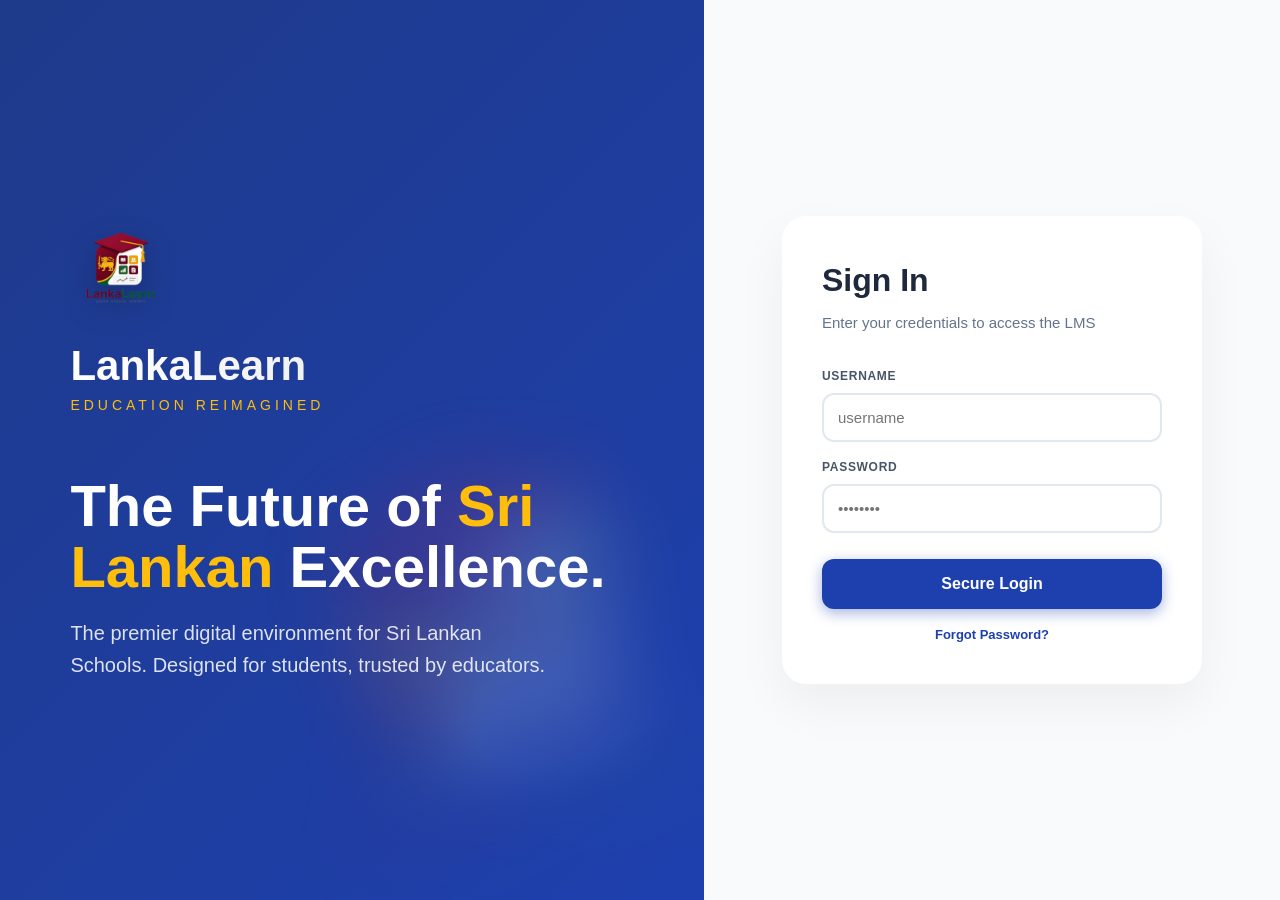
<file: static/index.html>
<!DOCTYPE html>
<html lang="en">
<head>
    <meta charset="UTF-8">
    <meta name="viewport" content="width=device-width, initial-scale=1.0">
    <title>LankaLearn LMS – Sign In</title>
    
    <link rel="preconnect" href="https://fonts.googleapis.com">
    <link href="https://fonts.googleapis.com/css2?family=Playfair+Display:wght@700;800&family=DM+Sans:wght@300;400;500;700&display=swap" rel="stylesheet">
    
    <link rel="stylesheet" href="/static/styles.css">
    <link rel="stylesheet" href="https://cdnjs.cloudflare.com/ajax/libs/font-awesome/6.0.0/css/all.min.css">
    


    <style>
        :root {
            --sl-gold: #ffbe0b; 
            --sl-blue: #1e3a8a;
        }

        body.login-body {
            min-height: 100vh;
            display: grid;
            grid-template-columns: 1.1fr 0.9fr;
            font-family: -apple-system, BlinkMacSystemFont, "Segoe UI", Roboto, Helvetica, Arial, sans-serif;
            background: #ffffff;
            margin: 0;
        }

        /* --- Left Panel (The "Hero" Section) --- */
        .login-left {
            background: linear-gradient(135deg, #1e3a8a 0%, #1e40af 100%);
            display: flex;
            flex-direction: column;
            justify-content: center;
            align-items: flex-start;
            padding: 60px 10%;
            position: relative;
            overflow: hidden;
            color: white;
        }

        /* Large Blurred Background Logo (The Watermark) */
        .bg-watermark {
            position: absolute;
            right: -10%;
            bottom: -5%;
            width: 80%;
            opacity: 0.15;
            filter: blur(40px) brightness(1.5);
            pointer-events: none;
            transform: rotate(-15deg);
            z-index: 0;
        }

        .brand-logo-container {
            position: relative;
            z-index: 2;
            margin-bottom: 60px;
        }

        /* Main Logo */
        .main-logo {
            height: 100px; 
            width: auto;
            margin-bottom: 20px;
            filter: drop-shadow(0 10px 15px rgba(0,0,0,0.2));
        }

        .brand-name {
            font-family: -apple-system, BlinkMacSystemFont, "Segoe UI", Roboto, Helvetica, Arial, sans-serif;
            font-size: 42px;
            font-weight: 800;
            line-height: 1;
            background: linear-gradient(to right, #ffffff, #f0f0f0);
            -webkit-background-clip: text;
            background-clip: text; /* FIX: Added standard property */
            -webkit-text-fill-color: transparent;
        }

        .brand-tagline {
            font-size: 14px;
            font-weight: 500;
            color: var(--sl-gold);
            letter-spacing: 4px;
            text-transform: uppercase;
            margin-top: 8px;
        }

        .login-headline {
            font-family: -apple-system, BlinkMacSystemFont, "Segoe UI", Roboto, Helvetica, Arial, sans-serif;
            font-size: 58px;
            line-height: 1.05;
            font-weight: 700;
            margin-bottom: 20px;
            position: relative;
            z-index: 2;
        }

        .login-headline span {
            color: var(--sl-gold);
        }

        .login-subtext {
            font-size: 20px;
            color: rgba(255,255,255,0.85);
            line-height: 1.6;
            max-width: 480px;
            position: relative;
            z-index: 2;
            font-weight: 300;
        }

        /* --- Right Panel (Clean & Modern) --- */
        .login-right {
            display: flex;
            flex-direction: column;
            justify-content: center;
            align-items: center;
            padding: 60px;
            background: #f8fafc;
        }

        .login-card {
            width: 100%;
            max-width: 420px;
            background: white;
            padding: 40px;
            border-radius: 24px;
            box-shadow: 0 20px 50px rgba(0,0,0,0.05);
        }

        .login-title {
            font-family: -apple-system, BlinkMacSystemFont, "Segoe UI", Roboto, Helvetica, Arial, sans-serif;
            font-size: 32px;
            font-weight: 700;
            color: #1e293b;
            margin-bottom: 8px;
        }

        .login-subtitle {
            font-size: 15px;
            color: #64748b;
            margin-bottom: 32px;
        }

        .login-btn {
            width: 100%;
            padding: 16px;
            background: #1e40af;
            color: white;
            border: none;
            border-radius: 12px;
            font-family: -apple-system, BlinkMacSystemFont, "Segoe UI", Roboto, Helvetica, Arial, sans-serif;
            font-size: 16px;
            font-weight: 700;
            cursor: pointer;
            transition: all 0.3s cubic-bezier(0.4, 0, 0.2, 1);
            margin-top: 10px;
            box-shadow: 0 4px 14px rgba(30, 64, 175, 0.4);
        }

        .login-btn:hover {
            background: #1e3a8a;
            transform: translateY(-2px);
            box-shadow: 0 6px 20px rgba(30, 64, 175, 0.5);
        }

        /* Form Controls */
        .form-group label {
            font-size: 12px;
            font-weight: 700;
            color: #475569;
            text-transform: uppercase;
            margin-bottom: 8px;
            display: block;
        }

        .form-control {
            border: 2px solid #e2e8f0 !important;
            padding: 14px !important;
            border-radius: 12px !important;
            background: #ffffff !important;
            font-size: 15px !important;
        }

        .form-control:focus {
            border-color: #1e40af !important;
            box-shadow: 0 0 0 4px rgba(30, 64, 175, 0.1) !important;
        }

        /* Demo Section */
        .demo-creds {
            margin-top: 32px;
            border-top: 1px dashed #e2e8f0;
            padding-top: 24px;
        }

        .demo-row {
            display: flex;
            justify-content: space-between;
            padding: 10px 12px;
            border-radius: 8px;
            cursor: pointer;
            margin-bottom: 4px;
            transition: all 0.2s;
            font-size: 13px;
        }

        .demo-row:hover {
            background: #eff6ff;
            color: #1e40af;
        }

        @media (max-width: 1024px) {
            body.login-body { 
                display: flex; 
                flex-direction: column;
                background: #f1f5f9; /* Slightly cooler background for contrast */
            }

            /* Create a "Premium App Header" with a curved bottom */
            .login-left { 
                padding: 40px 20px 90px 20px; 
                align-items: center;
                text-align: center;
                border-bottom-left-radius: 36px;
                border-bottom-right-radius: 36px;
                box-shadow: 0 10px 30px rgba(30, 58, 138, 0.15);
            }

            .brand-logo-container {
                display: flex;
                flex-direction: column;
                align-items: center;
                margin-bottom: 20px;
            }

            .main-logo { 
                height: 60px; /* Snugger, more professional fit */
                margin-bottom: 12px;
                filter: drop-shadow(0 4px 6px rgba(0,0,0,0.15));
            }

            .brand-name { font-size: 28px; }
            .brand-tagline { font-size: 11px; letter-spacing: 3px; margin-top: 6px; }
            
            .login-headline { 
                font-size: 22px; 
                margin-bottom: 0; 
                line-height: 1.3; 
                max-width: 300px;
            }
            
            /* Hide the extra fluff so the login form is the star */
            .login-subtext, .bg-watermark { display: none; }

            /* The Floating Card Overlap Effect */
            .login-right { 
                padding: 0 20px 40px 20px;
                background: transparent;
                margin-top: -65px; /* Pulls it much further up into the blue */
                z-index: 10;
            }

            .login-card { 
                padding: 32px 24px; 
                border-radius: 20px;
                /* Beautiful double-shadow for a 3D float effect */
                box-shadow: 0 15px 35px rgba(0, 0, 0, 0.08), 0 5px 15px rgba(0,0,0,0.03);
                border: 1px solid rgba(255,255,255,0.8);
            }

            /* Tweak the inputs specifically for mobile thumbs */
            .form-control {
                padding: 16px !important;
                font-size: 16px !important; /* Forces iOS not to auto-zoom on tap */
                border-radius: 14px !important;
            }
            
            .login-btn {
                padding: 18px;
                font-size: 16px;
                border-radius: 14px;
                margin-top: 16px;
            }
        }
    </style>
</head>
<body class="login-body">

<div class="login-left">
    <img src="/static/logo/logo.PNG" class="bg-watermark" alt="">

    <div class="brand-logo-container">
        <img src="/static/logo/logo.PNG" class="main-logo" alt="LankaLearn Logo">
        <div class="brand-name">LankaLearn</div>
        <div class="brand-tagline">Education Reimagined</div>
    </div>

    <h1 class="login-headline">The Future of <span>Sri Lankan</span> Excellence.</h1>
    <p class="login-subtext">
        The premier digital environment for Sri Lankan Schools. Designed for students, trusted by educators.
    </p>
</div>

<div class="login-right">
    <div class="login-card">
        <h2 class="login-title">Sign In</h2>
        <p class="login-subtitle">Enter your credentials to access the LMS</p>

        <div class="error-msg" id="loginError"></div>

        <form id="loginForm">
            <div class="form-group">
                <label>Username</label>
                <input type="text" id="username" class="form-control" placeholder="username" required autocomplete="username">
            </div>
            <div class="form-group">
                <label>Password</label>
                <input type="password" id="password" class="form-control" placeholder="••••••••" required autocomplete="current-password">
            </div>
            <button type="submit" class="login-btn">Secure Login</button>
            <p style="text-align:center; font-size:13px; margin-top:16px;">
    <a href="#" style="color:#1e40af; text-decoration:none; font-weight:600;" onclick="alert('Forgot your password? Please contact your Class Teacher or the Admin office to receive a temporary login code.')">Forgot Password?</a>
</p>
        </form>

        
    </div>
</div>

<script>
    function fillCreds(u, p) {
        document.getElementById('username').value = u;
        document.getElementById('password').value = p;
        document.getElementById('username').focus();
    }

    document.getElementById('loginForm').addEventListener('submit', async (e) => {
        e.preventDefault();
        const errEl = document.getElementById('loginError');
        const btn = e.target.querySelector('button');
        
        errEl.style.display = 'none';
        btn.textContent = 'Verifying...';
        btn.disabled = true;

        const fd = new FormData();
        fd.append('username', document.getElementById('username').value);
        fd.append('password', document.getElementById('password').value);

        try {
            const res = await fetch('/api/auth/login', { method:'POST', body: fd });
            if (res.ok) {
                window.location.href = '/dashboard';
            } else {
                const data = await res.json();
                errEl.textContent = data.detail || 'Authentication failed.';
                errEl.style.display = 'block';
                btn.textContent = 'Secure Login';
                btn.disabled = false;
            }
        } catch (err) {
            errEl.textContent = 'Connection error.';
            errEl.style.display = 'block';
            btn.textContent = 'Secure Login';
            btn.disabled = false;
        }
    });
</script>
</body>
</html>
</file>
<file: static/styles.css>
/* ============================================================
   LankaLearn LMS — Canvas-inspired styles
   Primary: #1e40af | Accent: #2563eb | Font: DM Sans
   ============================================================ */

:root {
  --primary: #1e40af;
  --primary-dark: #1e3a8a;
  --primary-light: #dbeafe;
  --primary-mid: #2563eb;
  --accent: #0ea5e9;
  --success: #16a34a;
  --warning: #d97706;
  --danger: #dc2626;
  --sidebar-w: 240px;
  --header-h: 58px;
  --text: #0f172a;
  --text-muted: #64748b;
  --text-light: #94a3b8;
  --border: #e2e8f0;
  --bg: #f1f5f9;
  --card-bg: #ffffff;
  --radius: 10px;
  --shadow: 0 1px 3px rgba(0,0,0,0.08), 0 1px 2px rgba(0,0,0,0.04);
  --shadow-md: 0 4px 12px rgba(0,0,0,0.1);
}

*, *::before, *::after { box-sizing: border-box; margin: 0; padding: 0; }

body {
  font-family: -apple-system, BlinkMacSystemFont, "Segoe UI", Roboto, Helvetica, Arial, sans-serif;
  color: var(--text);
  background: var(--bg);
  line-height: 1.5;
  font-size: 14px;
}

/* ---- Header ---- */
.top-header {
  position: fixed;
  top: 0; left: 0; right: 0;
  height: var(--header-h);
  background: var(--primary-dark);
  display: flex;
  align-items: center;
  justify-content: space-between;
  padding: 0 20px 0 16px;
  z-index: 200;
  box-shadow: 0 2px 8px rgba(0,0,0,0.2);
}

.header-left {
  display: flex;
  align-items: center;
  gap: 16px;
}

.sidebar-toggle {
  background: none;
  border: none;
  color: rgba(255,255,255,0.8);
  font-size: 20px;
  cursor: pointer;
  padding: 4px 8px;
  border-radius: 6px;
  transition: background 0.15s, color 0.15s;
}
.sidebar-toggle:hover { background: rgba(255,255,255,0.1); color: white; }

.brand {
  display: flex;
  align-items: center;
  gap: 9px;
  text-decoration: none;
}
.brand-icon-small { font-size: 22px; }
.brand-text {
  font-family: -apple-system, BlinkMacSystemFont, "Segoe UI", Roboto, Helvetica, Arial, sans-serif;
  font-size: 19px;
  font-weight: 700;
  color: white;
  letter-spacing: -0.3px;
}

.page-title-area {
  padding-left: 16px;
  border-left: 1px solid rgba(255,255,255,0.2);
  margin-left: 4px;
}
.page-title {
  font-size: 14px;
  font-weight: 500;
  color: rgba(255,255,255,0.75);
}

.header-right { display: flex; align-items: center; gap: 16px; }

.header-user {
  position: relative; /* Ensure dropdown anchors here */
  display: flex;
  align-items: center;
  gap: 10px;
  padding: 6px 12px;
  background: rgba(255, 255, 255, 0.1);
  border-radius: 30px;
  transition: all 0.2s;
}


/* Gives all FontAwesome icons a uniform width, perfect spacing, and a forced visible color */
.fas, .far, .fab, .fa-solid {
    width: 20px;
    text-align: center;
    margin-right: 8px;
    color: var(--text, #334155); /* Forces a dark slate color if your variable fails */
}

/* Specific fix for sidebar icons */
.si-icon {
    display: inline-block;
    margin-right: 12px;
    font-size: 16px;
    color: #64748b; /* Forces sidebar icons to be a visible gray */
}

/* Make them light up when the sidebar item is active! */
.sidebar-item.active .si-icon {
    color: var(--primary, #2563eb); 
}

/* Remove the hover rule and replace with this */
.header-user.active .user-dropdown {
  display: block;
  animation: slideDown 0.2s ease-out;
}

/* Add a smooth entry animation */
@keyframes slideDown {
  from { opacity: 0; transform: translateY(-10px); }
  to { opacity: 1; transform: translateY(0); }
}

/* Ensure the cursor changes to let users know it's clickable */
.header-user {
  cursor: pointer;
  user-select: none;
}

.user-avatar {
  width: 34px; height: 34px;
  background: linear-gradient(135deg, #60a5fa, #a78bfa);
  border-radius: 50%;
  display: flex;
  align-items: center;
  justify-content: center;
  font-weight: 700;
  font-size: 13px;
  color: white;
  flex-shrink: 0;
}

.user-name {
  font-size: 13px;
  font-weight: 600;
  color: white;
}
.user-role {
  font-size: 11px;
  color: rgba(255,255,255,0.6);
  text-transform: capitalize;
}

.user-dropdown {
  display: none;
  position: absolute;
  top: 110%; /* Place it below the header */
  right: 0;
  width: 160px;
  background: white;
  border-radius: 12px;
  box-shadow: 0 10px 25px rgba(0,0,0,0.2);
  border: 1px solid var(--border);
  overflow: hidden;
  z-index: 1001;
}
.dropdown-item {
  padding: 12px 16px;
  color: var(--danger);
  font-weight: 600;
  display: flex;
  align-items: center;
  gap: 8px;
  transition: background 0.2s;
}

.dropdown-item:hover {
  background: #fff1f2;
}

/* ---- Layout ---- */
.app-layout {
  display: flex;
  margin-top: var(--header-h);
  min-height: calc(100vh - var(--header-h));
}

/* ---- Sidebar ---- */
.sidebar {
  width: var(--sidebar-w);
  background: white;
  border-right: 1px solid var(--border);
  flex-shrink: 0;
  position: fixed;
  top: var(--header-h);
  bottom: 0;
  left: 0;
  overflow-y: auto;
  transition: transform 0.25s;
  z-index: 100;
  display: flex;
  flex-direction: column;
}
.sidebar.collapsed { transform: translateX(calc(-1 * var(--sidebar-w))); }

.sidebar-section {
  padding: 12px 0;
  flex: 1;
  overflow-y: auto;
}

.sidebar-heading {
  font-size: 11px;
  font-weight: 800;
  text-transform: uppercase;
  letter-spacing: 1.2px;
  color: #475569; /* Darker, more visible heading */
  padding: 16px 20px 8px;
}

.sidebar-item {
  display: flex;
  align-items: center;
  gap: 12px; /* Better spacing */
  padding: 10px 20px;
  color: #1e293b; /* Near black for high contrast */
  font-size: 14px; /* Slightly larger */
  font-weight: 600; /* Bolder default text */
  cursor: pointer;
  border-left: 4px solid transparent; /* Thicker indicator bar */
  transition: all 0.2s ease;
  user-select: none;
}

.sidebar-item:hover {
  background: #f8fafc;
  color: var(--primary-dark);
}

.sidebar-item.active {
  background: var(--primary-light);
  color: var(--primary-dark);
  border-left-color: var(--primary);
  font-weight: 700; /* Extra bold when active */
}

/* Specific fix for sidebar icons */
.si-icon {
  display: inline-block;
  margin-right: 12px;
  font-size: 18px; /* Larger icons */
  width: 22px;
  text-align: center;
  color: #64748b; /* Solid visible gray */
  transition: color 0.2s ease;
}

.sidebar-item:hover .si-icon {
  color: var(--primary-mid);
}

.sidebar-item.active .si-icon {
  color: var(--primary); /* Lights up when active */
}

.sidebar-item .si-badge {
  margin-left: auto;
  background: var(--primary);
  color: white;
  border-radius: 10px;
  font-size: 10.5px;
  padding: 2px 8px;
  font-weight: 700;
}

.sidebar-divider {
  height: 1px;
  background: var(--border);
  margin: 12px 20px;
}

.sidebar-course-list {
  padding: 0;
}
.sidebar-course-item {
  display: flex;
  align-items: center;
  gap: 12px;
  padding: 10px 20px;
  cursor: pointer;
  border-left: 4px solid transparent;
  transition: all 0.15s;
}
.sidebar-course-item:hover { background: #f8fafc; border-left-color: var(--border); }
.sidebar-course-item.active { background: var(--primary-light); border-left-color: var(--primary); }

.course-dot {
  width: 30px; height: 30px;
  border-radius: 8px;
  display: flex; align-items: center; justify-content: center;
  font-size: 12px;
  font-weight: 700;
  color: white;
  flex-shrink: 0;
  box-shadow: 0 2px 4px rgba(0,0,0,0.1);
}
.course-dot-label {
  font-size: 13.5px;
  font-weight: 700;
  color: #1e293b; /* High contrast */
  line-height: 1.2;
}
.course-dot-code { font-size: 11px; font-weight: 600; color: #64748b; }

.sidebar-footer {
  flex-shrink: 0;
  background: inherit;
  border-top: 1px solid var(--border);
  padding: 12px 0 24px 0; 
  z-index: 10;
}


/* ---- Main Content ---- */
.main-content {
  flex: 1;
  margin-left: var(--sidebar-w);
  padding: 28px;
  min-height: calc(100vh - var(--header-h));
  transition: margin-left 0.25s;
}
.main-content.expanded { margin-left: 0; }

/* ---- Cards ---- */
.card {
  background: var(--card-bg);
  border: 1px solid var(--border);
  border-radius: var(--radius);
  box-shadow: var(--shadow);
  overflow: hidden;
}
.card-header {
  padding: 16px 20px;
  border-bottom: 1px solid var(--border);
  display: flex;
  align-items: center;
  justify-content: space-between;
  background: #fafafa;
}
.card-title {
  font-size: 15px;
  font-weight: 700;
  color: var(--text);
}
.card-body { padding: 20px; }

/* ---- Page Header ---- */
.page-header {
  margin-bottom: 24px;
}
.page-header h1 {
  font-family: -apple-system, BlinkMacSystemFont, "Segoe UI", Roboto, Helvetica, Arial, sans-serif;
  font-size: 26px;
  font-weight: 700;
  color: var(--text);
  margin-bottom: 4px;
}
.page-header p {
  font-size: 14px;
  color: var(--text-muted);
}
.page-header-row {
  display: flex;
  align-items: flex-start;
  justify-content: space-between;
  gap: 16px;
}

/* ---- Buttons ---- */
.btn {
  display: inline-flex;
  align-items: center;
  gap: 6px;
  padding: 8px 16px;
  border-radius: 8px;
  font-family: -apple-system, BlinkMacSystemFont, "Segoe UI", Roboto, Helvetica, Arial, sans-serif;
  font-size: 13.5px;
  font-weight: 600;
  cursor: pointer;
  border: none;
  transition: all 0.15s;
  white-space: nowrap;
}
.btn-primary {
  background: var(--primary);
  color: white;
}
.btn-primary:hover { background: var(--primary-dark); box-shadow: 0 4px 12px rgba(30,64,175,0.3); }

.btn-secondary {
  background: white;
  color: var(--text);
  border: 1.5px solid var(--border);
}
.btn-secondary:hover { background: #f8fafc; border-color: #cbd5e1; }

.btn-success {
  background: var(--success);
  color: white;
}
.btn-success:hover { background: #15803d; }

.btn-danger {
  background: var(--danger);
  color: white;
}
.btn-danger:hover { background: #b91c1c; }

.btn-sm {
  padding: 5px 11px;
  font-size: 12px;
  border-radius: 6px;
}
.btn-xs {
  padding: 3px 8px;
  font-size: 11px;
  border-radius: 5px;
}
.btn-ghost {
  background: transparent;
  color: var(--primary);
  border: none;
}
.btn-ghost:hover { background: var(--primary-light); }

/* ---- Forms ---- */
.form-row {
  display: grid;
  gap: 16px;
  margin-bottom: 16px;
}
.form-row-2 { grid-template-columns: 1fr 1fr; }
.form-row-3 { grid-template-columns: 1fr 1fr 1fr; }

.form-group { margin-bottom: 16px; }
.form-group label {
  display: block;
  font-size: 12px;
  font-weight: 700;
  color: var(--text-muted);
  text-transform: uppercase;
  letter-spacing: 0.7px;
  margin-bottom: 6px;
}
.form-control {
  width: 100%;
  padding: 9px 13px;
  border: 1.5px solid var(--border);
  border-radius: 8px;
  font-family: -apple-system, BlinkMacSystemFont, "Segoe UI", Roboto, Helvetica, Arial, sans-serif;
  font-size: 13.5px;
  color: var(--text);
  transition: border-color 0.15s, box-shadow 0.15s;
  background: white;
}
.form-control:focus {
  outline: none;
  border-color: var(--primary);
  box-shadow: 0 0 0 3px rgba(30,64,175,0.1);
}
textarea.form-control {
  resize: vertical;
  min-height: 90px;
}
select.form-control { cursor: pointer; }

/* --- Fluid Table System --- */
.table-wrapper {
  width: 100%;
  overflow-x: auto; /* Fallback scroll if content is truly massive */
  -webkit-overflow-scrolling: touch;
  border-radius: var(--radius);
  border: 1px solid var(--border);
  background: white;
}

table {
  width: 100%;
  border-collapse: collapse;
  table-layout: auto; /* Allows columns to adjust to content size */
}


@media (max-width: 480px) {
  .stat-grid {
    grid-template-columns: 1fr; /* Stacks stats in a single column on small phones */
  }
  
  .card-header {
    flex-direction: column;
    align-items: flex-start;
    gap: 10px;
  }
}
/* --- Mobile Specific Table Scaling --- */
@media (max-width: 768px) {
  /* Reduce padding and font size so more columns fit in one view */
  tbody td, thead th {
    padding: 8px 4px !important;
    font-size: 11px !important;
  }

  /* Specifically for the Gradebook: make the name column "sticky" 
     so you can scroll the grades while still seeing who the student is */
  .gradebook-table th:first-child, 
  .gradebook-table td:first-child {
    position: sticky;
    left: 0;
    background: white;
    z-index: 10;
    box-shadow: 2px 0 5px rgba(0,0,0,0.05);
    min-width: 80px;
  }

  /* Hide less important columns like 'Username' on mobile to save space */
  .text-sm.text-muted {
    display: none;
  }
}
thead th {
  background: #f8fafc;
  padding: 11px 16px;
  font-size: 11px;
  font-weight: 700;
  text-transform: uppercase;
  letter-spacing: 0.8px;
  color: var(--text-muted);
  border-bottom: 1px solid var(--border);
  text-align: left;
  white-space: nowrap;
}
tbody td {
  padding: 12px 16px;
  border-bottom: 1px solid #f1f5f9;
  font-size: 13.5px;
  color: var(--text);
}
tbody tr:last-child td { border-bottom: none; }
tbody tr:hover { background: #f8fafc; }

/* ---- Badges / Tags ---- */
.badge {
  display: inline-block;
  padding: 2px 9px;
  border-radius: 20px;
  font-size: 11px;
  font-weight: 700;
  text-transform: uppercase;
  letter-spacing: 0.5px;
}
.badge-blue { background: #dbeafe; color: #1e40af; }
.badge-green { background: #dcfce7; color: #15803d; }
.badge-yellow { background: #fef9c3; color: #a16207; }
.badge-red { background: #fee2e2; color: #b91c1c; }
.badge-gray { background: #f1f5f9; color: #475569; }
.badge-purple { background: #ede9fe; color: #6d28d9; }

/* ---- Stat Cards ---- */
.stat-grid {
  display: grid;
  grid-template-columns: repeat(auto-fill, minmax(180px, 1fr));
  gap: 16px;
  margin-bottom: 28px;
}
.stat-card {
  background: white;
  border: 1px solid var(--border);
  border-radius: var(--radius);
  padding: 20px;
  display: flex;
  flex-direction: column;
  gap: 6px;
  box-shadow: var(--shadow);
}
.stat-icon { font-size: 26px; margin-bottom: 4px; }
.stat-value {
  font-size: 30px;
  font-weight: 700;
  color: var(--primary-dark);
  font-family: -apple-system, BlinkMacSystemFont, "Segoe UI", Roboto, Helvetica, Arial, sans-serif;
}
.stat-label { font-size: 12px; color: var(--text-muted); font-weight: 500; }

/* ---- Course Cards ---- */
.course-grid {
  display: grid;
  grid-template-columns: repeat(auto-fill, minmax(280px, 1fr));
  gap: 18px;
}
.course-card {
  background: white;
  border: 1px solid var(--border);
  border-radius: var(--radius);
  overflow: hidden;
  box-shadow: var(--shadow);
  transition: transform 0.2s, box-shadow 0.2s;
  cursor: pointer;
}
.course-card:hover { transform: translateY(-2px); box-shadow: var(--shadow-md); }
.course-card-banner {
  height: 8px;
}
.course-card-body { padding: 18px; }
.course-card-code {
  font-size: 10.5px;
  font-weight: 700;
  text-transform: uppercase;
  letter-spacing: 1px;
  color: var(--primary);
  margin-bottom: 4px;
}
.course-card-name {
  font-size: 16px;
  font-weight: 700;
  color: var(--text);
  margin-bottom: 6px;
  line-height: 1.3;
}
.course-card-desc {
  font-size: 12.5px;
  color: var(--text-muted);
  margin-bottom: 14px;
  line-height: 1.5;
  display: -webkit-box;
  -webkit-line-clamp: 2;
  line-clamp: 2; /* FIX: Added standard property */
  -webkit-box-orient: vertical;
  overflow: hidden;
}
.course-card-footer {
  display: flex;
  align-items: center;
  justify-content: space-between;
  padding-top: 12px;
  border-top: 1px solid var(--border);
}
.course-card-teacher {
  font-size: 12px;
  color: var(--text-muted);
  display: flex;
  align-items: center;
  gap: 5px;
}

/* ---- Module view ---- */
.module-block {
  border: 1px solid var(--border);
  border-radius: var(--radius);
  overflow: hidden;
  margin-bottom: 16px;
  background: white;
  box-shadow: var(--shadow);
}
.module-header {
  padding: 14px 18px;
  background: linear-gradient(to right, #eff6ff, #f8fafc);
  border-bottom: 1px solid var(--border);
  display: flex;
  align-items: center;
  justify-content: space-between;
  cursor: pointer;
}
.module-header-left { display: flex; align-items: center; gap: 10px; }
.module-chevron {
  font-size: 11px;
  color: var(--text-muted);
  transition: transform 0.2s;
}
.module-chevron.open { transform: rotate(90deg); }
.module-title {
  font-size: 14.5px;
  font-weight: 700;
  color: var(--primary-dark);
}
.module-desc {
  font-size: 12px;
  color: var(--text-muted);
}

/* FIX: Removed empty .module-items { } rule */

.module-item {
  display: flex;
  align-items: center;
  gap: 14px;
  padding: 11px 20px 11px 34px;
  border-bottom: 1px solid #f1f5f9;
  transition: background 0.15s;
  cursor: pointer;
}
.module-item:last-child { border-bottom: none; }
.module-item:hover { background: #f0f9ff; }
.module-item-icon { font-size: 15px; width: 20px; text-align: center; }
.module-item-title {
  font-size: 13.5px;
  font-weight: 500;
  color: var(--primary-mid);
  flex: 1;
}
.module-item-meta { font-size: 11.5px; color: var(--text-light); white-space: nowrap; }

/* ---- Discussion ---- */
.discussion-post {
  padding: 14px 16px;
  background: #f8fafc;
  border-radius: 8px;
  margin-bottom: 10px;
  border: 1px solid var(--border);
}
.discussion-post.reply {
  margin-left: 30px;
  background: white;
  border-left: 3px solid #bfdbfe;
}
.post-author {
  font-weight: 700;
  font-size: 13px;
  color: var(--primary-dark);
}
.post-time { font-size: 11px; color: var(--text-light); margin-left: 8px; }
.post-body { font-size: 13.5px; color: var(--text); margin-top: 6px; line-height: 1.55; }
.post-reply-btn {
  font-size: 11.5px;
  color: var(--primary);
  cursor: pointer;
  margin-top: 6px;
  font-weight: 600;
}
.post-reply-btn:hover { text-decoration: underline; }

/* ---- Gradebook ---- */
.gradebook-table th { min-width: 100px; }
.grade-cell {
  text-align: center;
  font-weight: 600;
}
.grade-a { color: var(--success); }
.grade-b { color: #0891b2; }
.grade-c { color: var(--warning); }
.grade-f { color: var(--danger); }
.grade-blank { color: var(--text-light); }
.total-pct {
  font-weight: 700;
  font-size: 15px;
}

/* ---- Announcements ---- */
.announcement-item {
  padding: 16px 20px;
  border-bottom: 1px solid var(--border);
}
.announcement-item:last-child { border-bottom: none; }
.ann-title {
  font-size: 14.5px;
  font-weight: 700;
  color: var(--text);
  margin-bottom: 4px;
}
.ann-meta { font-size: 11.5px; color: var(--text-muted); margin-bottom: 8px; }
.ann-body { font-size: 13px; color: var(--text-muted); line-height: 1.5; }

/* ---- Submission / Grade view ---- */
.submission-view {
  background: #f0f9ff;
  border: 1px solid #bae6fd;
  border-radius: 8px;
  padding: 16px;
  margin-top: 16px;
}
.grade-pill {
  display: inline-block;
  padding: 4px 14px;
  border-radius: 20px;
  font-size: 18px;
  font-weight: 700;
  background: var(--primary);
  color: white;
}

/* ---- Rubric ---- */
.rubric-table { width: 100%; border-collapse: collapse; }
.rubric-table th, .rubric-table td {
  padding: 10px 14px;
  border: 1px solid var(--border);
  font-size: 13px;
}
.rubric-table th { background: #eff6ff; font-weight: 700; color: var(--primary-dark); }
.rubric-pts { font-weight: 700; color: var(--primary); text-align: center; }

/* ---- Calendar ---- */
.calendar-event {
  display: flex;
  align-items: center;
  gap: 14px;
  padding: 12px 16px;
  border-bottom: 1px solid var(--border);
  transition: background 0.15s;
}
.calendar-event:last-child { border-bottom: none; }
.calendar-event:hover { background: #f8fafc; }
.cal-date-box {
  width: 46px;
  text-align: center;
  flex-shrink: 0;
  background: var(--primary-light);
  border-radius: 8px;
  padding: 6px 4px;
}
.cal-day { font-size: 20px; font-weight: 700; color: var(--primary-dark); line-height: 1; }
.cal-month { font-size: 10px; font-weight: 600; color: var(--primary); text-transform: uppercase; }
.cal-info { flex: 1; }
.cal-title { font-size: 13.5px; font-weight: 600; color: var(--text); }
.cal-course { font-size: 12px; color: var(--text-muted); }

/* ---- Tabs ---- */
.tabs {
  display: flex;
  gap: 0;
  border-bottom: 2px solid var(--border);
  margin-bottom: 24px;
}
.tab-btn {
  padding: 10px 18px;
  font-size: 13.5px;
  font-weight: 600;
  color: var(--text-muted);
  cursor: pointer;
  border: none;
  background: none;
  border-bottom: 2.5px solid transparent;
  margin-bottom: -2px;
  transition: color 0.15s, border-color 0.15s;
  font-family: -apple-system, BlinkMacSystemFont, "Segoe UI", Roboto, Helvetica, Arial, sans-serif;
}
.tab-btn:hover { color: var(--primary); }
.tab-btn.active { color: var(--primary); border-bottom-color: var(--primary); }
.tab-panel { display: none; }
.tab-panel.active { display: block; }

/* ---- Syllabus ---- */
.syllabus-content {
  font-size: 14px;
  line-height: 1.7;
  color: var(--text);
}
.syllabus-content h3 { font-family: 'Playfair Display', serif; font-size: 20px; margin-bottom: 8px; color: var(--primary-dark); }
.syllabus-content h4 { font-size: 14px; font-weight: 700; margin: 16px 0 6px; color: var(--text); }
.syllabus-content ul { padding-left: 20px; }
.syllabus-content li { margin-bottom: 4px; }
.syllabus-content p { margin-bottom: 10px; }

/* ---- Modal ---- */
.modal-overlay {
  display: none;
  position: fixed; inset: 0;
  background: rgba(0,0,0,0.45);
  z-index: 500;
  align-items: center;
  justify-content: center;
}
.modal-overlay.open { display: flex; }
.modal-box {
  background: white;
  border-radius: 14px;
  width: 90%;
  max-width: 580px;
  max-height: 85vh;
  display: flex;
  flex-direction: column;
  box-shadow: 0 20px 60px rgba(0,0,0,0.25);
  animation: modalIn 0.2s ease;
}
.modal-box-lg { max-width: 780px; }
@keyframes modalIn {
  from { opacity: 0; transform: scale(0.95) translateY(-10px); }
  to   { opacity: 1; transform: scale(1) translateY(0); }
}
.modal-header {
  padding: 18px 22px;
  border-bottom: 1px solid var(--border);
  display: flex;
  align-items: center;
  justify-content: space-between;
  flex-shrink: 0;
}
.modal-header h3 {
  font-size: 16px;
  font-weight: 700;
  color: var(--text);
}
.modal-close {
  background: none;
  border: none;
  font-size: 18px;
  cursor: pointer;
  color: var(--text-muted);
  padding: 2px 6px;
  border-radius: 4px;
}
.modal-close:hover { background: #f1f5f9; }
.modal-body {
  padding: 22px;
  overflow-y: auto;
}
.modal-footer {
  padding: 16px 22px;
  border-top: 1px solid var(--border);
  display: flex;
  gap: 10px;
  justify-content: flex-end;
  flex-shrink: 0;
}

/* ---- Toast ---- */
.toast-container {
  position: fixed;
  top: 70px; right: 20px;
  z-index: 600;
  display: flex;
  flex-direction: column;
  gap: 8px;
}
.toast {
  padding: 12px 18px;
  border-radius: 8px;
  font-size: 13.5px;
  font-weight: 600;
  box-shadow: var(--shadow-md);
  animation: toastIn 0.25s ease;
  max-width: 320px;
}
@keyframes toastIn {
  from { opacity: 0; transform: translateX(20px); }
  to   { opacity: 1; transform: translateX(0); }
}
.toast-success { background: #dcfce7; color: #15803d; border: 1px solid #86efac; }
.toast-error   { background: #fee2e2; color: #b91c1c; border: 1px solid #fca5a5; }
.toast-info    { background: #dbeafe; color: #1e40af; border: 1px solid #93c5fd; }

/* ---- Loading ---- */
.loading-state {
  display: flex;
  flex-direction: column;
  align-items: center;
  gap: 16px;
  padding: 60px 20px;
  color: var(--text-muted);
}
/* ---- Super Cool Academic Loader ---- */
.edu-loader {
  display: flex;
  align-items: center;
  justify-content: center;
  width: 64px;
  height: 64px;
  border-radius: 50%;
  position: relative;
  margin: 0 auto;
}

/* The spinning rings */
.edu-loader::before {
  content: '';
  position: absolute;
  inset: 0;
  border: 4px solid transparent;
  border-top-color: var(--primary);
  border-bottom-color: var(--sl-gold);
  border-radius: 50%;
  animation: spinRing 1.2s cubic-bezier(0.68, -0.55, 0.265, 1.55) infinite;
}

/* The glowing center icon */
/* The glowing center icon */
.edu-loader::after {
  content: '\f19d'; /* Unicode for fa-graduation-cap */
  font-family: "Font Awesome 6 Free";
  font-weight: 900; /* Required for solid FontAwesome icons */
  color: var(--primary); 
  font-size: 28px;
  position: absolute;
  animation: pulseIcon 1.5s ease-in-out infinite;
}

@keyframes spinRing {
  0% { transform: rotate(0deg); }
  100% { transform: rotate(360deg); }
}

@keyframes pulseIcon {
  0%, 100% { transform: scale(0.9); opacity: 0.8; }
  50% { transform: scale(1.1); opacity: 1; filter: drop-shadow(0 0 8px var(--sl-gold)); }
}

/* ---- Empty state ---- */
.empty-state {
  text-align: center;
  padding: 48px 20px;
  color: var(--text-muted);
}
.empty-state .empty-icon { font-size: 42px; margin-bottom: 12px; }
.empty-state p { font-size: 14px; }

/* ---- Utilities ---- */
.flex { display: flex; }
.flex-center { display: flex; align-items: center; justify-content: center; }
.gap-8 { gap: 8px; }
.gap-12 { gap: 12px; }
.gap-16 { gap: 16px; }
.mt-8 { margin-top: 8px; }
.mt-16 { margin-top: 16px; }
.mt-24 { margin-top: 24px; }
.mb-16 { margin-bottom: 16px; }
.mb-24 { margin-bottom: 24px; }
.text-muted { color: var(--text-muted); }
.text-sm { font-size: 12px; }
.text-right { text-align: right; }
.bold { font-weight: 700; }
.w-full { width: 100%; }

/* ---- Color palette for courses ---- */
.course-color-0 { background: #1e40af; }
.course-color-1 { background: #0891b2; }
.course-color-2 { background: #059669; }
.course-color-3 { background: #7c3aed; }
.course-color-4 { background: #b45309; }
.course-color-5 { background: #be185d; }

.course-banner-0 { background: linear-gradient(to right, #1e40af, #3b82f6); }
.course-banner-1 { background: linear-gradient(to right, #0891b2, #38bdf8); }
.course-banner-2 { background: linear-gradient(to right, #059669, #34d399); }
.course-banner-3 { background: linear-gradient(to right, #7c3aed, #a78bfa); }
.course-banner-4 { background: linear-gradient(to right, #b45309, #fbbf24); }
.course-banner-5 { background: linear-gradient(to right, #be185d, #f472b6); }




/* ---- Responsive ---- */
@media (max-width: 900px) {
  .sidebar { transform: translateX(calc(-1 * var(--sidebar-w))); }
  .sidebar.mobile-open { transform: translateX(0); }
  .main-content { margin-left: 0; }
  .form-row-2, .form-row-3 { grid-template-columns: 1fr; }
  .stat-grid { grid-template-columns: repeat(2, 1fr); }
}

/* --- Header Mobile Optimization --- */
@media (max-width: 900px) {
  .page-title-area {
    display: none !important;
  }
  
  .top-header {
    justify-content: space-between;
    padding: 0 12px;
  }
}

  .header-left {
    gap: 8px; /* Tighten gap between menu icon and logo */
  }

  .brand-text {
    font-size: 17px; /* Slightly smaller text to prevent overlap */
  }

  /* Make the user section more compact */
  .header-user {
    padding: 4px 8px;
    gap: 6px;
  }

  .user-avatar {
    width: 30px;
    height: 30px;
  }


@media (max-width: 400px) {
  .user-info {
    display: none; /* Only show the circle avatar on tiny screens */
  }
  .brand-text {
    font-size: 15px;
  }
}

/* ---- Info alert ---- */
.alert {
  padding: 12px 16px;
  border-radius: 8px;
  font-size: 13.5px;
  margin-bottom: 16px;
}
.alert-info { background: #eff6ff; border: 1px solid #bfdbfe; color: #1e40af; }
.alert-success { background: #f0fdf4; border: 1px solid #bbf7d0; color: #15803d; }
.alert-warn { background: #fffbeb; border: 1px solid #fde68a; color: #92400e; }

/* ---- Rich text display ---- */
.rich-content { font-size: 14px; line-height: 1.7; color: var(--text); }
.rich-content h2,h3,h4 { margin: 12px 0 6px; font-family: 'Playfair Display', serif; }
.rich-content ul,ol { padding-left: 22px; }
.rich-content p { margin-bottom: 8px; }
.rich-content strong { font-weight: 700; }

/* Course nav tabs (inside course view) */
.course-nav {
  display: grid; /* Switch to Grid for perfect alignment */
  grid-template-columns: repeat(2, 1fr); /* Exactly 2 boxes per row */
  gap: 12px; /* Uniform spacing between all boxes */
  background: #ffffff;
  padding: 16px;
  border-bottom: 2px solid var(--border);
  margin-bottom: 24px;
  border-radius: var(--radius);
  box-shadow: 0 2px 10px rgba(0, 0, 0, 0.05);
}
/* --- Optimized Course Navigation --- */
.course-nav {
  display: grid; /* Switch to Grid for perfect alignment */
  grid-template-columns: repeat(2, 1fr); /* Exactly 2 boxes per row */
  gap: 12px; /* Uniform spacing between all boxes */
  background: #ffffff;
  padding: 16px;
  border-bottom: 2px solid var(--border);
  margin-bottom: 24px;
  border-radius: var(--radius);
  box-shadow: 0 2px 10px rgba(0, 0, 0, 0.05);
}

.course-nav-btn {
  /* Remove flex properties */
  display: flex;
  align-items: center;
  justify-content: center;
  gap: 8px;
  
  padding: 14px 10px; /* Increased padding for better touch area */
  font-size: 13px;
  font-weight: 600;
  color: var(--text-muted);
  cursor: pointer;
  background: #ffffff;
  border: 1px solid var(--border);
  border-radius: 10px;
  transition: all 0.2s ease;
  font-family: -apple-system, BlinkMacSystemFont, "Segoe UI", Roboto, Helvetica, Arial, sans-serif;
  text-align: center;
  width: 100%; /* Ensure it fills the grid cell */
}

.course-nav-btn:hover {
  background: var(--primary-light);
  color: var(--primary);
  border-color: var(--primary-mid);
  transform: translateY(-1px); /* Professional "lift" effect */
  box-shadow: 0 4px 12px rgba(0, 0, 0, 0.08);
}

.course-nav-btn.active {
  background: var(--primary-dark) !important;
  color: #ffffff !important; /* FIX: Force text to white for visibility */
  border-color: var(--primary-dark);
  box-shadow: 0 4px 12px rgba(30, 64, 175, 0.3); /* Professional glow shadow */
}


/* --- Fix for Laptop View Navigation --- */
@media (min-width: 901px) {
  .course-nav {
    display: flex !important; /* Force back to horizontal row */
    grid-template-columns: none !important;
    flex-wrap: wrap !important;
    gap: 10px;
    padding: 10px 16px;
    box-shadow: none;
    border-bottom: 2px solid var(--border);
  }
  
  .course-nav-btn {
    width: auto !important; /* Prevent buttons from stretching to full width */
    flex: 0 1 auto;
    padding: 8px 16px;
  }

  /* Hide the mobile-only viewing label on laptops */
  .mobile-view-label {
    display: none !important;
  }
}

/* --- Mobile Specific Adjustment --- */
@media (max-width: 600px) {
  .course-nav {
    display: grid; /* Switch to Grid for perfect alignment */
  grid-template-columns: repeat(2, 1fr); /* Exactly 2 boxes per row */
  gap: 12px; /* Uniform spacing between all boxes */
  background: #ffffff;
  padding: 16px;
  border-bottom: 2px solid var(--border);
  margin-bottom: 24px;
  border-radius: var(--radius);
  box-shadow: 0 2px 10px rgba(0, 0, 0, 0.05);
  }
  
.course-nav-btn {
  /* Remove flex properties */
  display: flex;
  align-items: center;
  justify-content: center;
  gap: 8px;
  
  padding: 14px 10px; /* Increased padding for better touch area */
  font-size: 13px;
  font-weight: 600;
  color: var(--text-muted);
  cursor: pointer;
  background: #ffffff;
  border: 1px solid var(--border);
  border-radius: 10px;
  transition: all 0.2s ease;
  font-family: -apple-system, BlinkMacSystemFont, "Segoe UI", Roboto, Helvetica, Arial, sans-serif;
  text-align: center;
  width: 100%; /* Ensure it fills the grid cell */
}
} /* end @media (max-width: 600px) */

/* upcoming item */
.upcoming-item {
  display: flex; align-items: center; gap: 12px;
  padding: 10px 0;
  border-bottom: 1px solid var(--border);
}
.upcoming-item:last-child { border-bottom: none; }
.upcoming-type-icon {
  width: 32px; height: 32px;
  border-radius: 8px;
  display: flex; align-items: center; justify-content: center;
  font-size: 15px;
  flex-shrink: 0;
}

/* page content view */
.page-content-view {
  max-width: 720px;
}

/* LankaLearn LMS - Perfected UI
   Tailored for the Sri Lankan Market 
*/

:root {
  --primary: #1e40af;       /* Deep Blue */
  --sl-maroon: #800000;     /* Sri Lankan Maroon */
  --sl-gold: #ffbe0b;       /* Sri Lankan Gold */
  --sidebar-bg: #ffffff;
  --header-bg: #1e3a8a;
  --bg-light: #f8fafc;
  --radius: 12px;
}

/* Persistent Top Bar with Gold Accent */
.top-header {
  background: var(--header-bg);
  border-bottom: 4px solid var(--sl-gold);
  height: 64px;
  display: flex;
  align-items: center;
  padding: 0 24px;
  position: fixed;
  top: 0; left: 0; right: 0;
  z-index: 1000;
}

.brand-text {
  font-family: -apple-system, BlinkMacSystemFont, "Segoe UI", Roboto, Helvetica, Arial, sans-serif;
  color: white;
  font-size: 22px;
  font-weight: 800;
}

/* Professional Sidebar */
.sidebar {
  width: 260px;
  background: var(--sidebar-bg);
  border-right: 1px solid #e2e8f0;
  
  /* The Fix: Calculate height perfectly OR use bottom: 0 */
  top: 64px;
  bottom: 0; 
  height: auto; /* Removes the 100vh overflow */
  
  position: fixed;
  padding-top: 20px;
}

.sidebar-item {
  padding: 12px 24px;
  display: flex;
  align-items: center;
  gap: 12px;
  color: #475569;
  font-weight: 500;
  transition: all 0.2s;
  cursor: pointer;
}

.sidebar-item:hover, .sidebar-item.active {
  background: #eff6ff;
  color: var(--primary);
  border-right: 4px solid var(--primary);
}

/* Canvas-style Course Navigation */
.course-nav {
  display: grid; /* Switch to Grid for perfect alignment */
  grid-template-columns: repeat(2, 1fr); /* Exactly 2 boxes per row */
  gap: 12px; /* Uniform spacing between all boxes */
  background: #ffffff;
  padding: 16px;
  border-bottom: 2px solid var(--border);
  margin-bottom: 24px;
  border-radius: var(--radius);
  box-shadow: 0 2px 10px rgba(0, 0, 0, 0.05);
}

.course-nav-btn {
  /* Remove flex properties */
  display: flex;
  align-items: center;
  justify-content: center;
  gap: 8px;
  
  padding: 14px 10px; /* Increased padding for better touch area */
  font-size: 13px;
  font-weight: 600;
  color: var(--text-muted);
  cursor: pointer;
  background: #ffffff;
  border: 1px solid var(--border);
  border-radius: 10px;
  transition: all 0.2s ease;
  font-family: -apple-system, BlinkMacSystemFont, "Segoe UI", Roboto, Helvetica, Arial, sans-serif;
  text-align: center;
  width: 100%; /* Ensure it fills the grid cell */
}
.course-nav-btn.active {
  background: var(--primary-dark) !important;
  color: #ffffff !important; /* FIX: Force text to white for visibility */
  border-color: var(--primary-dark);
  box-shadow: 0 4px 12px rgba(30, 64, 175, 0.3); /* Professional glow shadow */
}

/* Improved Grade Badges for LK Standards */
.grade-a { color: #16a34a; font-weight: bold; } /* Distinction */
.grade-f { color: #dc2626; font-weight: bold; } /* Weak */

/* Sign Out Button in Dropdown */
.user-dropdown {
  background: white;
  box-shadow: 0 10px 15px -3px rgba(0, 0, 0, 0.1);
  border-radius: 8px;
  padding: 8px;
}

/* ---- Advanced Attendance UI ---- */
.att-dashboard {
  display: grid;
  grid-template-columns: repeat(3, 1fr);
  gap: 16px;
  margin-bottom: 24px;
}
.att-stat-card {
  background: white;
  padding: 16px;
  border-radius: 12px;
  border: 1px solid var(--border);
  display: flex;
  flex-direction: column;
  align-items: center;
  box-shadow: 0 2px 4px rgba(0,0,0,0.02);
}
.att-stat-value { font-size: 32px; font-weight: 800; line-height: 1; margin-bottom: 4px; }
.att-stat-label { font-size: 11px; font-weight: 700; color: var(--text-muted); text-transform: uppercase; letter-spacing: 0.5px; }
.text-green { color: #16a34a; }
.text-red { color: #dc2626; }
.text-yellow { color: #d97706; }

.att-btn-group {
  display: inline-flex;
  border-radius: 8px;
  overflow: hidden;
  border: 1px solid var(--border);
  background: #f8fafc;
}
.att-btn {
  padding: 8px 16px;
  font-size: 13px;
  font-weight: 600;
  cursor: pointer;
  border: none;
  background: transparent;
  color: var(--text-muted);
  transition: all 0.2s;
  border-right: 1px solid var(--border);
}
.att-btn:last-child { border-right: none; }
.att-btn:hover { background: #f1f5f9; color: var(--text); }




/* --- Mobile Sidebar Sub-Navigation --- */
@media (max-width: 900px) {
  /* Hide the big grid buttons on mobile */
  .course-nav {
    display: none !important;
  }
  
  /* Styling for the sub-menu under the course name in sidebar */
  .sidebar-sub-menu {
    background: #f8fafc;
    margin-bottom: 8px;
    border-bottom: 1px solid var(--border);
  }

  .sidebar-sub-item {
    padding: 10px 20px 10px 54px; /* Indented further */
    font-size: 13px;
    color: var(--text-muted);
    cursor: pointer;
    display: flex;
    align-items: center;
    gap: 10px;
    transition: all 0.2s;
  }
  
  .sidebar-sub-item:hover {
    color: var(--primary);
  }
  
  .sidebar-sub-item.active {
    color: var(--primary);
    font-weight: 700;
    background: var(--primary-light);
    border-right: 3px solid var(--primary);
  }
}
/* --- Mobile View Indicator --- */
.mobile-view-label {
  display: none; /* Hidden by default on laptop */
}

@media (max-width: 900px) {
  .mobile-view-label {
    display: flex;
    align-items: center;
    gap: 8px;
    background: #ffffff;
    padding: 10px 16px;
    margin: -16px -16px 20px -16px; /* Pulls it to the edges of main content */
    border-bottom: 1px solid var(--border);
    font-size: 13px;
    font-weight: 700;
    color: var(--primary-dark);
    box-shadow: 0 2px 4px rgba(0,0,0,0.02);
  }
  
  .mobile-view-label span {
    color: var(--text-light);
    font-size: 11px;
    text-transform: uppercase;
  }
}

.att-btn.present.active { background: #dcfce7 !important; color: #15803d !important; box-shadow: inset 0 0 0 1px #86efac !important; }
.att-btn.absent.active { background: #fee2e2 !important; color: #b91c1c !important; box-shadow: inset 0 0 0 1px #fca5a5 !important; }
.att-btn.late.active { background: #fef9c3 !important; color: #a16207 !important; box-shadow: inset 0 0 0 1px #fde047 !important; }
/* ---- Bulk Action Toolbar ---- */
.bulk-toolbar {
  display: flex;
  align-items: center;
  gap: 12px;
  padding: 10px 16px;
  background: #eff6ff;
  border-bottom: 1px solid #bfdbfe;
  font-size: 13px;
  font-weight: 600;
  color: var(--primary);
  animation: slideDown 0.15s ease;
}
@keyframes slideDown {
  from { opacity: 0; transform: translateY(-6px); }
  to   { opacity: 1; transform: translateY(0); }
}

/* ---- Grade pill badge ---- */
.grade-pill {
  display: inline-block;
  padding: 3px 10px;
  border-radius: 20px;
  font-size: 11px;
  font-weight: 700;
  background: #f0fdf4;
  color: #15803d;
  border: 1px solid #bbf7d0;
  letter-spacing: 0.3px;
}
.grade-pill:empty::before { content: '—'; color: var(--text-muted); }

/* ---- Admission number display ---- */
code.adm-number {
  background: #f0f9ff;
  color: #0369a1;
  border: 1px solid #bae6fd;
  padding: 2px 7px;
  border-radius: 5px;
  font-size: 12px;
  font-weight: 600;
  letter-spacing: 0.5px;
}
/* ================================================================
   SEARCH BOX
   ================================================================ */
.search-box {
  padding: 7px 14px;
  border: 1.5px solid var(--border);
  border-radius: 20px;
  font-size: 13px;
  width: 220px;
  outline: none;
  transition: border-color 0.2s, box-shadow 0.2s;
  font-family: -apple-system, BlinkMacSystemFont, "Segoe UI", Roboto, Helvetica, Arial, sans-serif;
  background: white;
}
.search-box:focus {
  border-color: var(--primary);
  box-shadow: 0 0 0 3px rgba(30,64,175,0.08);
}

/* ================================================================
   FEE MANAGEMENT
   ================================================================ */
.fee-summary-grid {
  display: grid;
  grid-template-columns: repeat(4, 1fr);
  gap: 12px;
  margin-bottom: 20px;
}
@media (max-width: 700px) {
  .fee-summary-grid { grid-template-columns: 1fr 1fr; }
}
.fee-stat-card {
  border-radius: 12px;
  padding: 14px 16px;
  border: 1px solid transparent;
}
.fee-stat-label { font-size: 10px; text-transform: uppercase; letter-spacing: 1px; font-weight: 700; opacity: 0.7; }
.fee-stat-value { font-size: 18px; font-weight: 800; margin: 4px 0 2px; }
.fee-stat-sub   { font-size: 11px; opacity: 0.65; }
.fee-stat-blue   { background: #eff6ff; border-color: #bfdbfe; color: #1e40af; }
.fee-stat-green  { background: #f0fdf4; border-color: #bbf7d0; color: #15803d; }
.fee-stat-purple { background: #faf5ff; border-color: #e9d5ff; color: #7e22ce; }
.fee-stat-amber  { background: #fffbeb; border-color: #fde68a; color: #92400e; }

.fee-section-title {
  font-size: 11px;
  font-weight: 700;
  text-transform: uppercase;
  letter-spacing: 1px;
  color: var(--text-muted);
  margin-bottom: 10px;
  padding-bottom: 6px;
  border-bottom: 1px solid var(--border);
}
.fee-add-form {
  background: #f8fafc;
  border: 1px solid var(--border);
  border-radius: 10px;
  padding: 16px;
}
.fee-table {
  width: 100%;
  font-size: 13px;
  border-collapse: collapse;
}
.fee-table th {
  background: #f8fafc;
  font-size: 11px;
  text-transform: uppercase;
  letter-spacing: 0.5px;
  color: var(--text-muted);
  padding: 8px 10px;
  border-bottom: 1px solid var(--border);
  text-align: left;
}
.fee-table td {
  padding: 9px 10px;
  border-bottom: 1px solid #f1f5f9;
  vertical-align: middle;
}
.fee-table tr:hover td { background: #f8fafc; }

.fee-structure-details {
  background: #f8fafc;
  border: 1px dashed var(--border);
  border-radius: 10px;
  padding: 12px 16px;
}
.fee-structure-details summary {
  font-size: 13px;
  font-weight: 600;
  cursor: pointer;
  color: var(--text-muted);
  user-select: none;
}
.fee-structure-details summary:hover { color: var(--primary); }

.form-row-3 {
  display: grid;
  grid-template-columns: repeat(3, 1fr);
  gap: 12px;
}
@media (max-width: 600px) {
  .form-row-3 { grid-template-columns: 1fr; }
}


/* ---- Refined Dark Mode Overrides ---- */


body.dark-mode .sidebar-heading { color: #94a3b8 !important; }
body.dark-mode .sidebar-item { color: #f1f5f9 !important; }
body.dark-mode .sidebar-item .si-icon { color: #94a3b8 !important; }
body.dark-mode .sidebar-item:hover { background: #334155 !important; color: #ffffff !important; }
body.dark-mode .sidebar-item:hover .si-icon { color: #cbd5e1 !important; }
body.dark-mode .sidebar-item.active { background: #1e3a8a !important; color: #ffffff !important; border-left-color: #60a5fa !important; }
body.dark-mode .sidebar-item.active .si-icon { color: #60a5fa !important; }
body.dark-mode .course-dot-label { color: #f1f5f9 !important; }

body.dark-mode {
  --bg: #0f172a;
  --card-bg: #1e293b;
  --text: #f1f5f9;
  --text-muted: #cbd5e1;
  --border: #334155;
  --sidebar-bg: #1e293b;
  --primary-light: #1e3a8a; /* Darker blue for active states */
}

body.dark-mode .sidebar { background: var(--sidebar-bg); border-right: 1px solid var(--border); }
body.dark-mode .sidebar-item { color: var(--text-muted); }
body.dark-mode .sidebar-item:hover, 
body.dark-mode .sidebar-item.active { background: #334155; color: #fff; }

body.dark-mode .card { background: var(--card-bg); border: 1px solid var(--border); }
body.dark-mode .card-header { background: #1e293b; border-bottom: 1px solid var(--border); }
body.dark-mode .card-title { color: #fff; }

body.dark-mode table { background: var(--card-bg); color: var(--text); }
body.dark-mode thead th { background: #0f172a !important; color: var(--text-muted) !important; }
body.dark-mode tbody td { border-bottom: 1px solid var(--border); }
body.dark-mode tbody tr:hover { background: #334155 !important; }

body.dark-mode .form-control { background: #0f172a !important; color: #fff !important; border-color: var(--border) !important; }
body.dark-mode .modal-box { background: var(--card-bg); color: var(--text); }


/* ---- Deep Dark Mode Fixes for Cards & Fees ---- */
body.dark-mode .course-card,
body.dark-mode .stat-card,
body.dark-mode .fee-stat-card,
body.dark-mode .att-stat-card,
body.dark-mode .upcoming-item,
body.dark-mode .course-nav-btn {
  background: var(--card-bg) !important;
  border-color: var(--border) !important;
  color: var(--text) !important;
}

body.dark-mode .course-nav-btn:hover {
  background: #334155 !important;
}

/* Force the colored fee boxes to mute properly in dark mode */
body.dark-mode .fee-stat-blue,
body.dark-mode .fee-stat-green,
body.dark-mode .fee-stat-purple,
body.dark-mode .fee-stat-amber {
  background: #1e293b !important;
  border-color: #475569 !important;
  color: #f8fafc !important;
}

/* Fix any stray white text headers */
body.dark-mode .fee-stat-label,
body.dark-mode .stat-label {
  color: var(--text-muted) !important;
}

/* ---- Deep Dark Mode Fixes - Part 2 ---- */

/* 1. Force override any inline white/gray backgrounds injected by JavaScript */
body.dark-mode [style*="background: white"],
body.dark-mode [style*="background: #f8fafc"],
body.dark-mode [style*="background: #fafafa"],
body.dark-mode [style*="background:#f8fafc"],
body.dark-mode [style*="background:#fafafa"],
body.dark-mode [style*="background:#ffffff"],
body.dark-mode [style*="background:white"] {
    background-color: var(--card-bg) !important;
    border-color: var(--border) !important;
    color: var(--text) !important;
}

/* 2. Fix Calendar & Timetable grids */
body.dark-mode .cal-grid, 
body.dark-mode .cal-cell,
body.dark-mode .cal-header-cell {
    background-color: var(--card-bg) !important;
    border-color: var(--border) !important;
}
body.dark-mode .cal-cell:hover { background-color: #334155 !important; }
body.dark-mode .cal-cell.empty { background-color: #0f172a !important; }
body.dark-mode .cal-cell.today { background-color: #1e3a8a !important; box-shadow: inset 0 0 0 2px var(--primary); }

/* 3. Fix Help & Support Details boxes */
body.dark-mode details {
    background-color: var(--card-bg) !important;
    border-color: var(--border) !important;
    color: var(--text) !important;
}

/* 4. Fix stray inputs and dropdowns */
body.dark-mode select,
body.dark-mode input[type="date"],
body.dark-mode input[type="month"],
body.dark-mode input[type="time"] {
    background-color: #0f172a !important;
    color: white !important;
    border-color: var(--border) !important;
}

/* ---- Deep Dark Mode Fixes - Part 3 (Buttons & Audit Logs) ---- */

/* 1. Fix Secondary Buttons (Calendar Next/Prev & Clear Date) */
body.dark-mode .btn-secondary {
    background-color: #1e293b !important;
    color: #f1f5f9 !important;
    border-color: #475569 !important;
}

body.dark-mode .btn-secondary:hover {
    background-color: #334155 !important;
    border-color: #94a3b8 !important;
}

/* 2. Fix Audit Logs Table Inline Colors */
body.dark-mode #auditLogsBody td {
    color: var(--text-muted) !important;
    border-bottom-color: var(--border) !important; /* Fixes the white row dividers */
}

/* Force the dark text in the name and details columns to be white/gray */
body.dark-mode #auditLogsBody td div,
body.dark-mode #auditLogsBody td strong,
body.dark-mode #auditLogsBody td[style*="color:#334155"],
body.dark-mode #auditLogsBody td[style*="color:#64748b"] {
    color: var(--text) !important;
}

/* 3. Fix the Sticky Table Header in Audit Logs */
body.dark-mode .table-wrapper thead[style*="background:#f8fafc"] th,
body.dark-mode .table-wrapper thead[style*="background:#f8fafc"] {
    background-color: #0f172a !important;
    color: var(--text-muted) !important;
    border-bottom-color: var(--border) !important;
}

/* ---- Sidebar Footer Layout ---- */
.sidebar {
  display: flex;
  flex-direction: column;
}

/* This forces the navigation to take up available space and push the footer down */
.sidebar-section {
  flex: 1;
  overflow-y: auto;
}

.sidebar-footer {
  flex-shrink: 0;
  background: inherit;
  border-top: 1px solid var(--border);
  padding: 12px 0 32px 0; /* Lifts the menu off the bottom taskbar */
  z-index: 10;
}

/* Ensures the dropdown options match your dark mode theme */
body.dark-mode .sidebar-footer select option {
  background-color: var(--card-bg);
  color: var(--text);
}


/* ---- Premium Custom Language Dropdown ---- */
.lang-dropdown {
  display: none;
  position: absolute;
  bottom: 100%; /* Forces the menu to pop UPwards */
  left: 10px;
  right: 10px;
  margin-bottom: 8px; /* Space between button and menu */
  background: white;
  border-radius: 12px;
  box-shadow: 0 -5px 25px rgba(0,0,0,0.12); /* Shadow points upwards */
  border: 1px solid var(--border);
  overflow: hidden;
  z-index: 1001;
}

.lang-selector.active .lang-dropdown {
  display: block;
  animation: popUpMenu 0.2s cubic-bezier(0.16, 1, 0.3, 1);
}

@keyframes popUpMenu {
  from { opacity: 0; transform: translateY(10px); }
  to { opacity: 1; transform: translateY(0); }
}

.lang-item {
  padding: 12px 16px;
  font-size: 13px;
  font-weight: 600;
  color: var(--text);
  cursor: pointer;
  transition: background 0.15s ease;
}

.lang-item:hover {
  background: var(--primary-light);
  color: var(--primary-dark);
}

/* Dropdown Dark Mode Overrides */
body.dark-mode .lang-dropdown {
  background: var(--card-bg);
  border-color: var(--border);
  box-shadow: 0 -5px 25px rgba(0,0,0,0.4);
}
body.dark-mode .lang-item {
  color: var(--text);
}
body.dark-mode .lang-item:hover {
  background: #334155;
  color: #fff;
}
</file>
